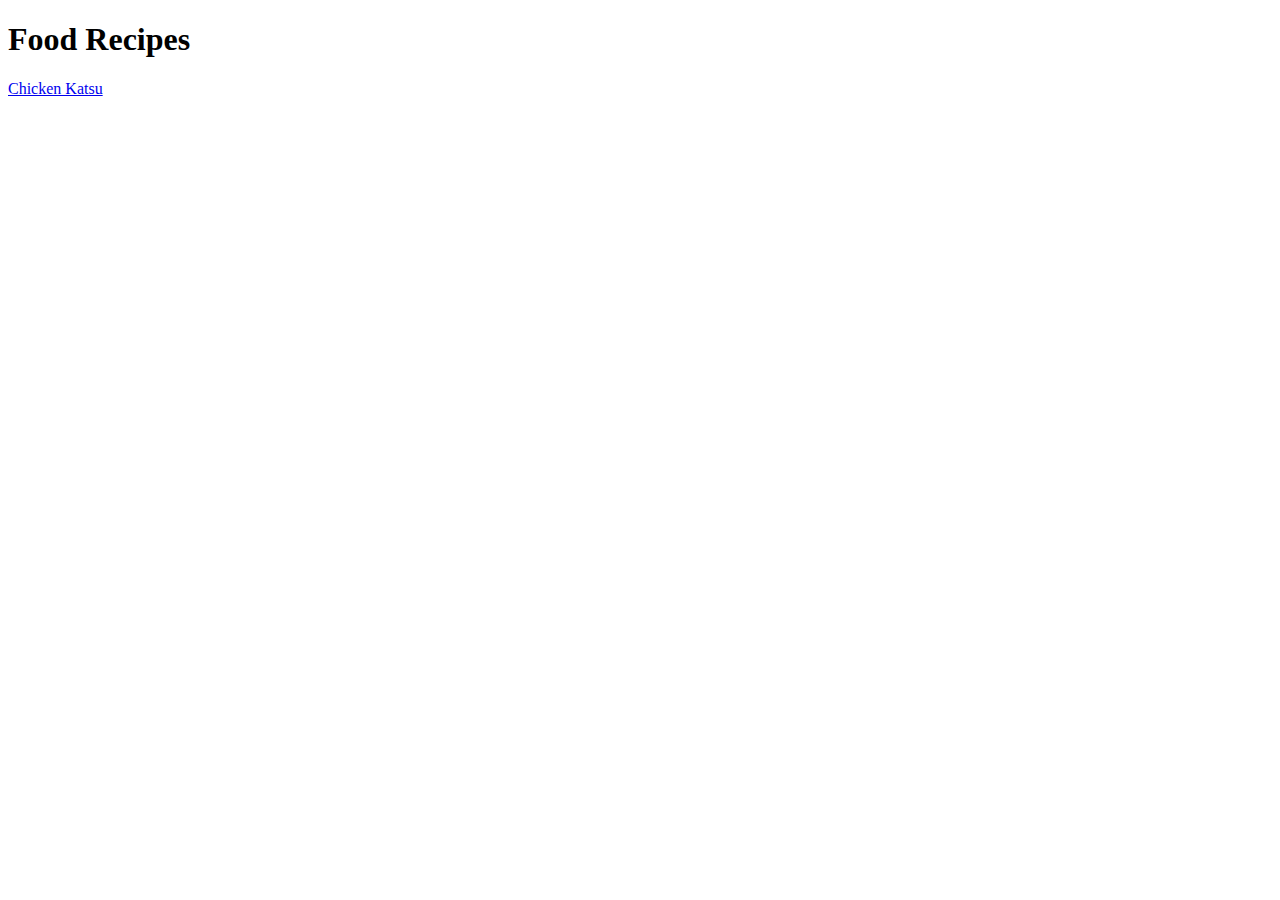
<file: index.html>
<!DOCTYPE html>
<html lang="en">
<head>
    <meta charset="UTF-8">
    <meta http-equiv="X-UA-Compatible" content="IE=edge">
    <meta name="viewport" content="width=device-width, initial-scale=1.0">
    <title>Recipes</title>
</head>
<body>
    <h1>Food Recipes</h1>
    <a href="recipes/katsu.html">Chicken Katsu</a>

</body>
</html>
</file>
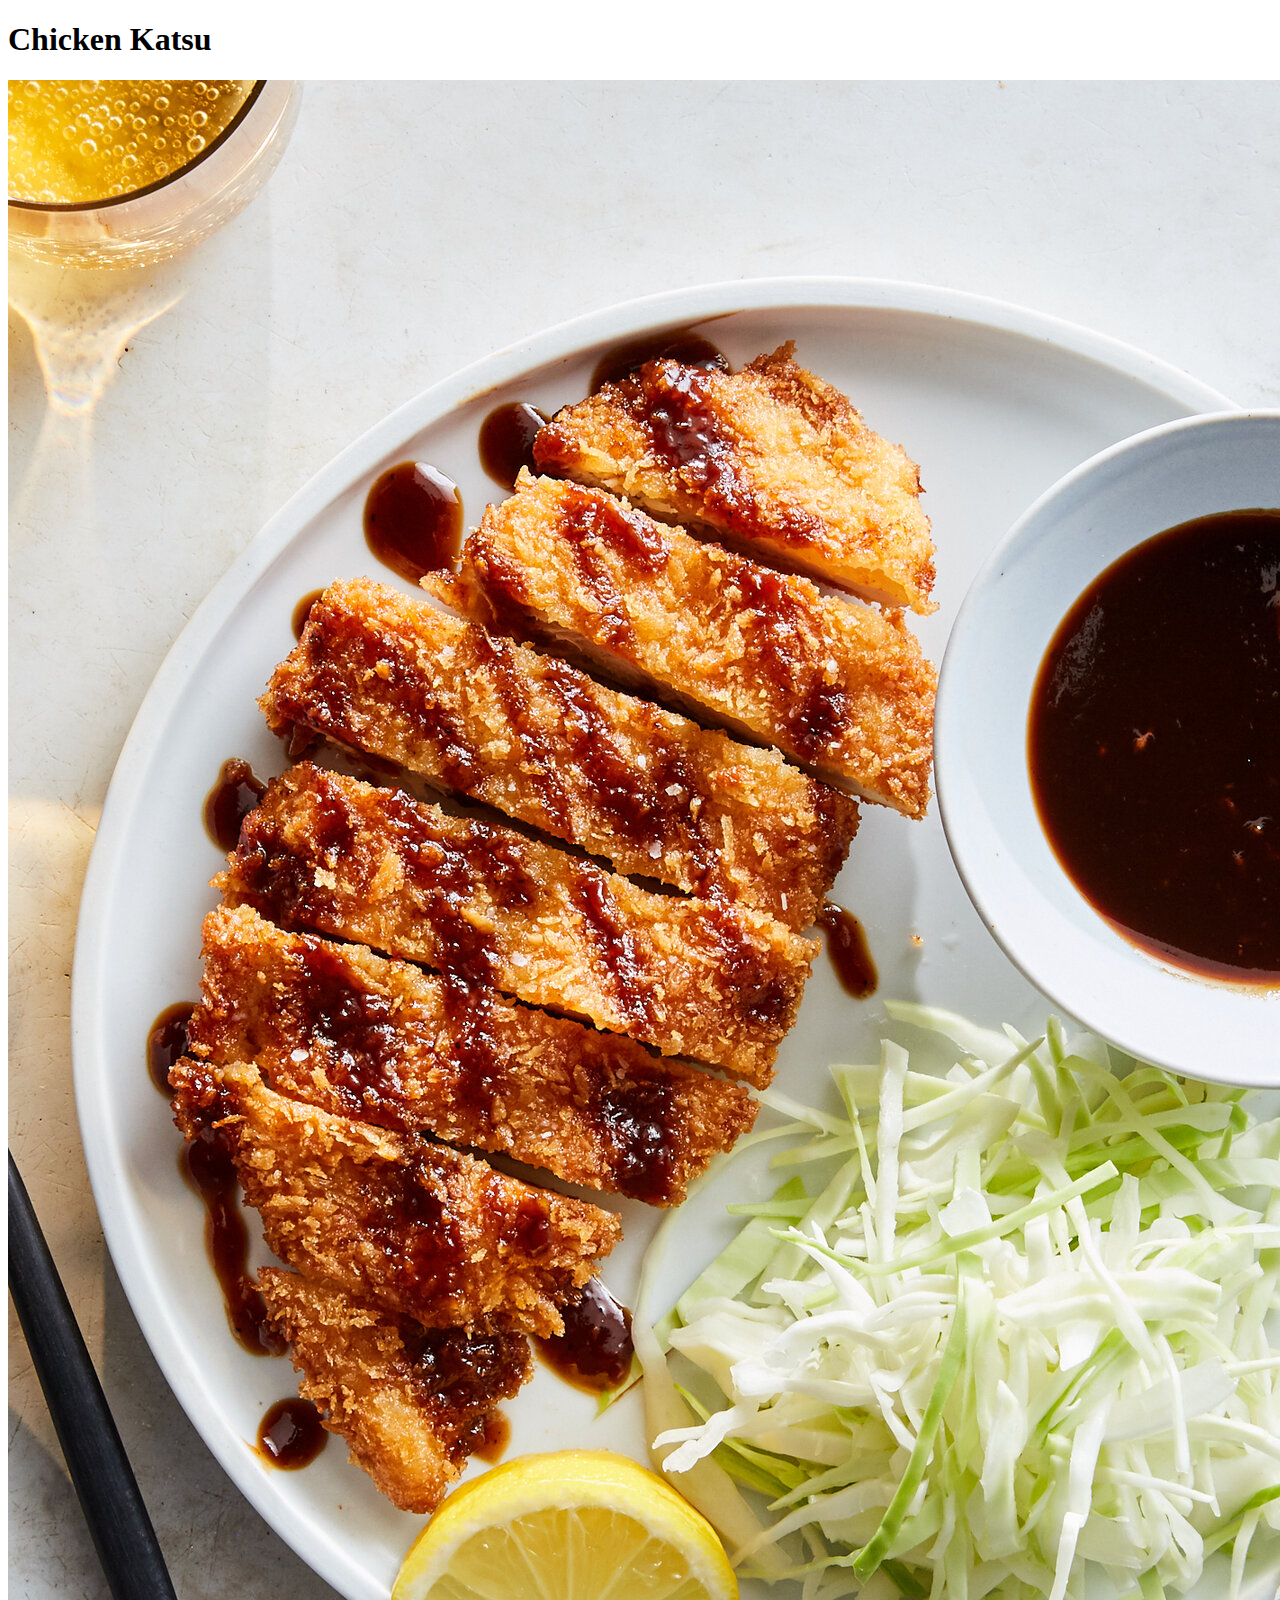
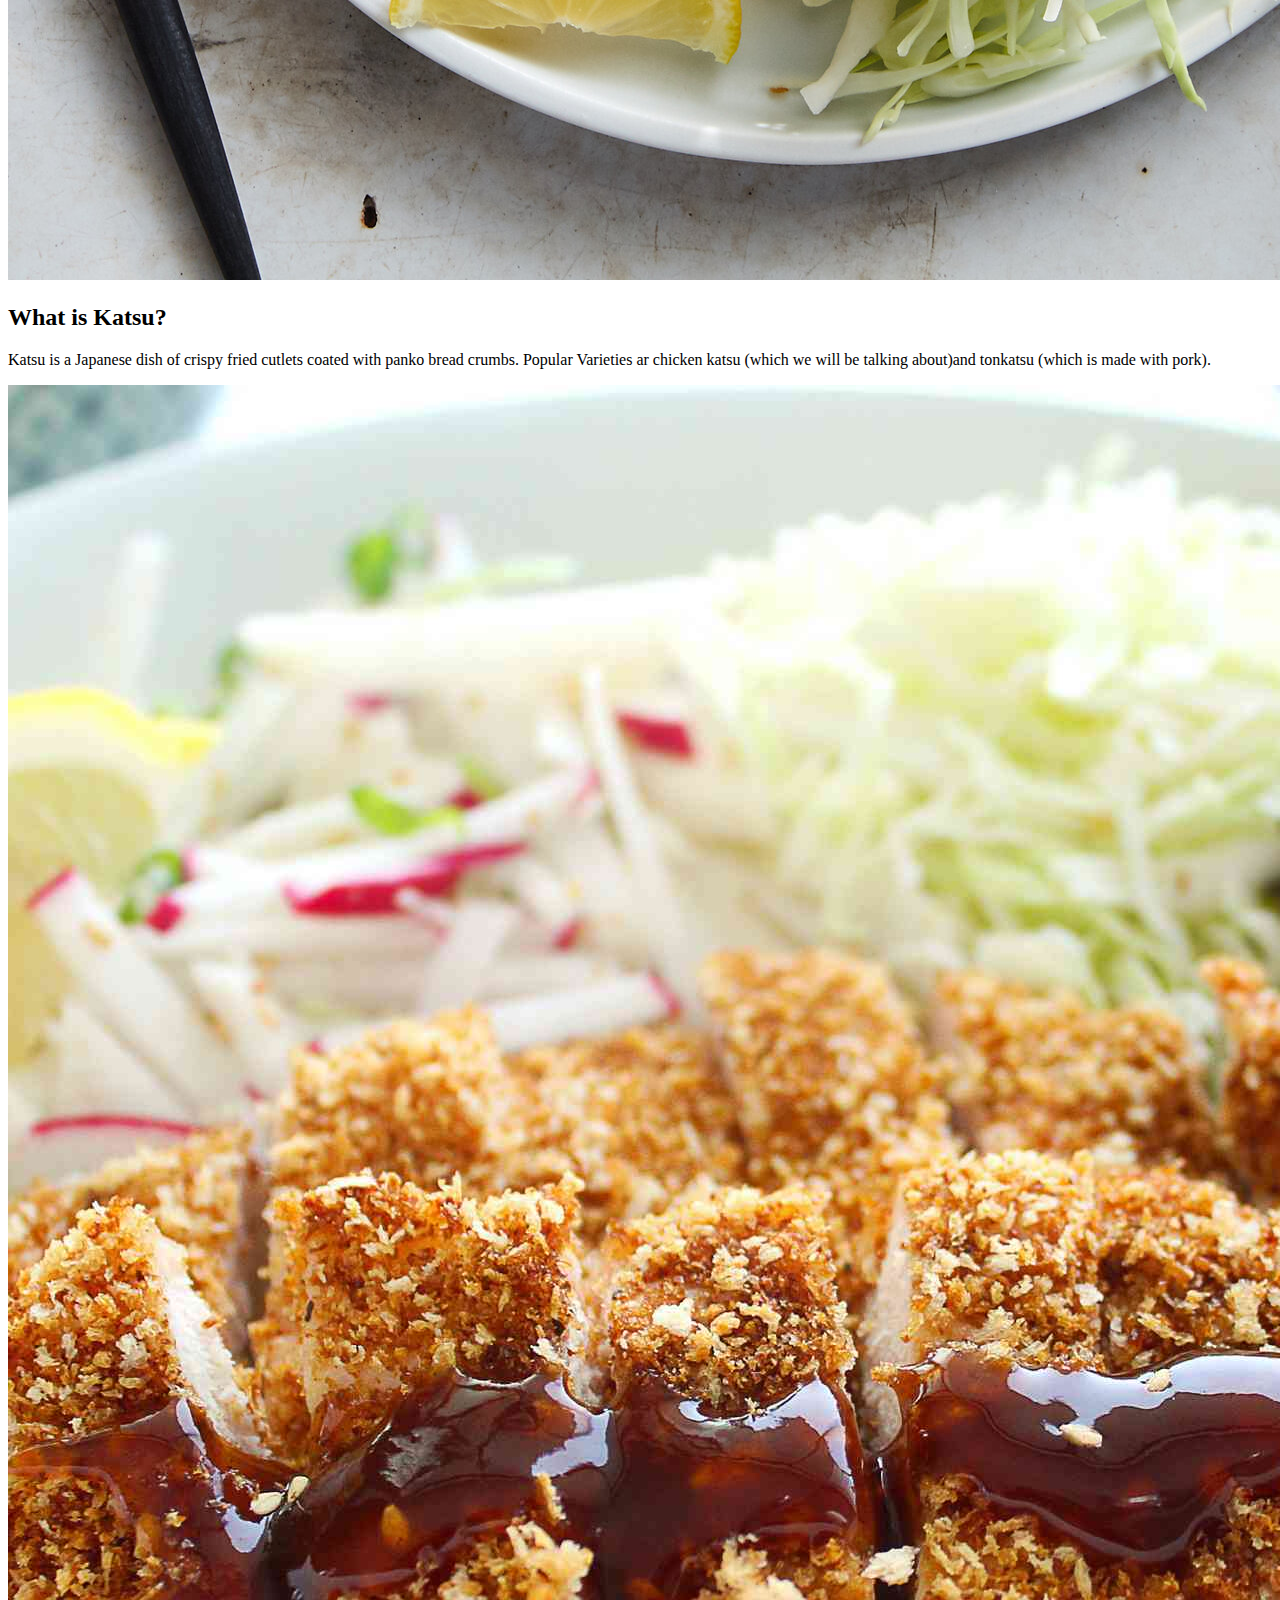
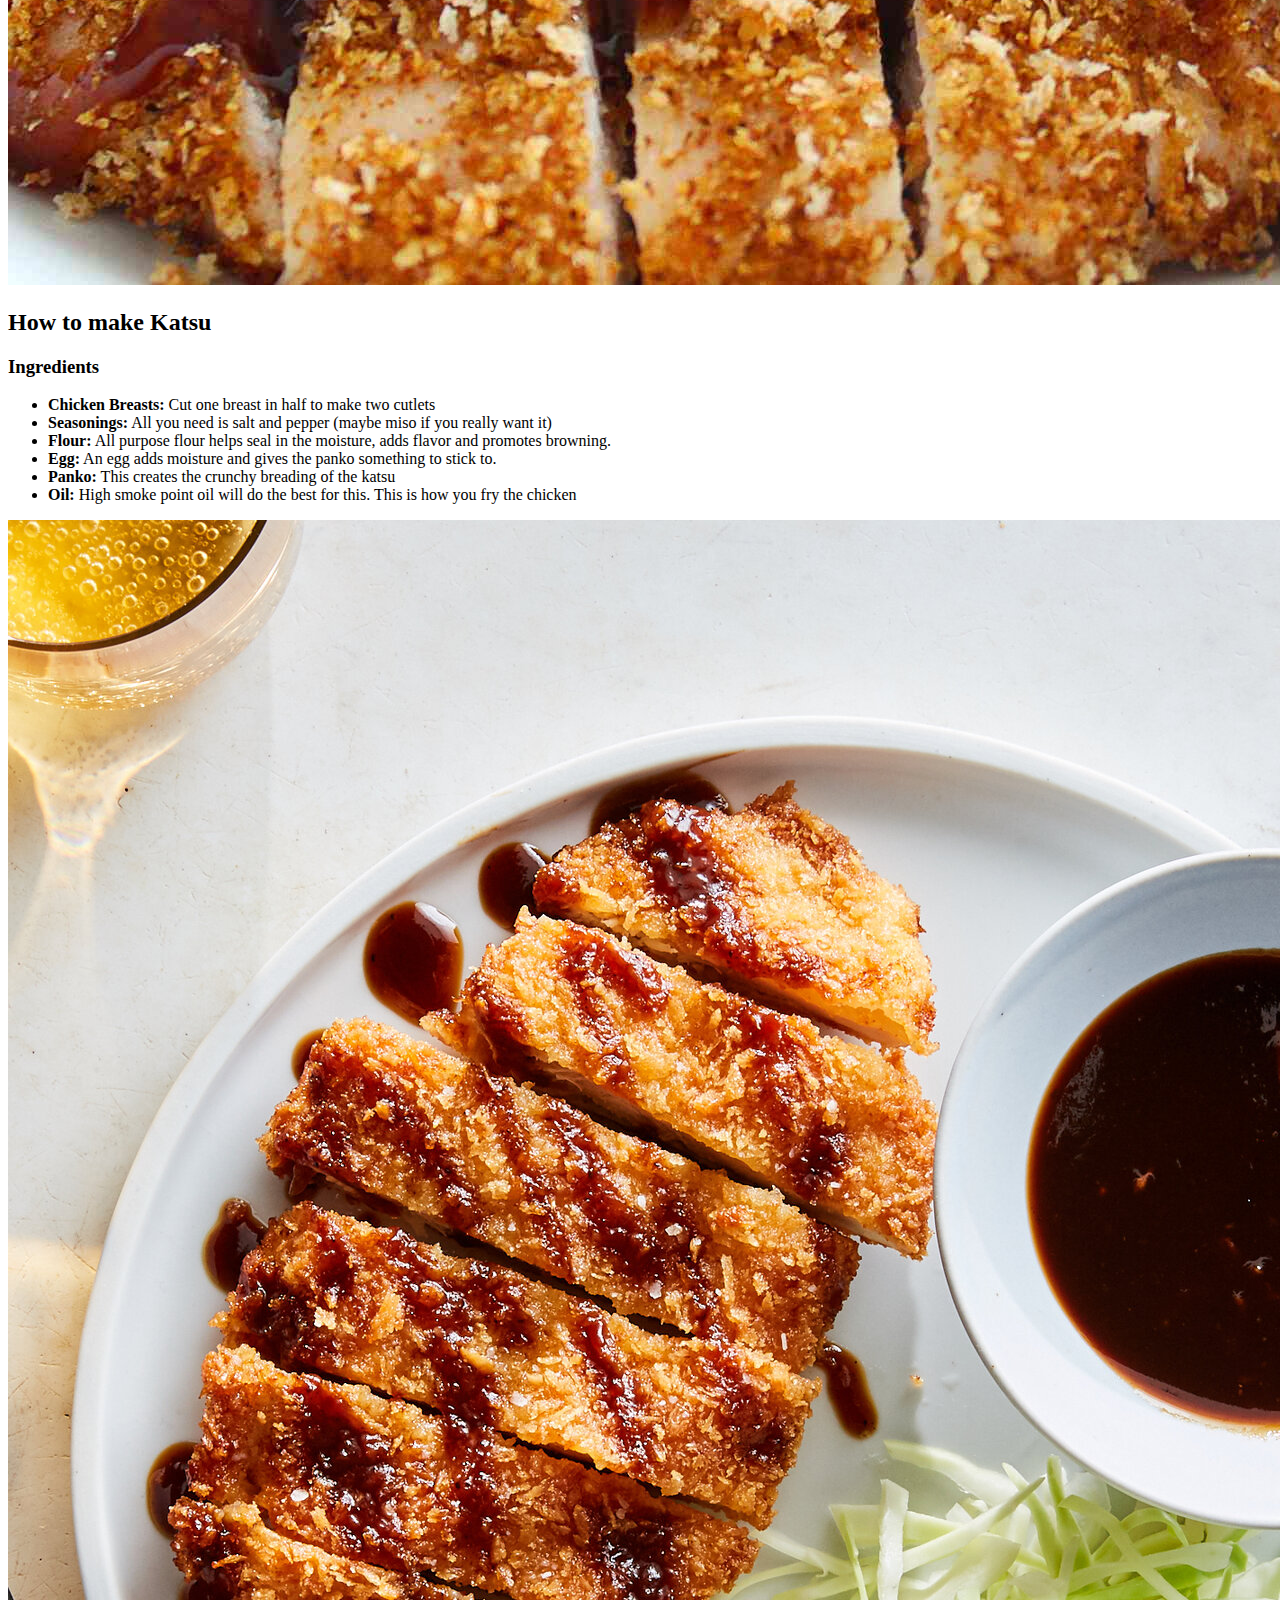
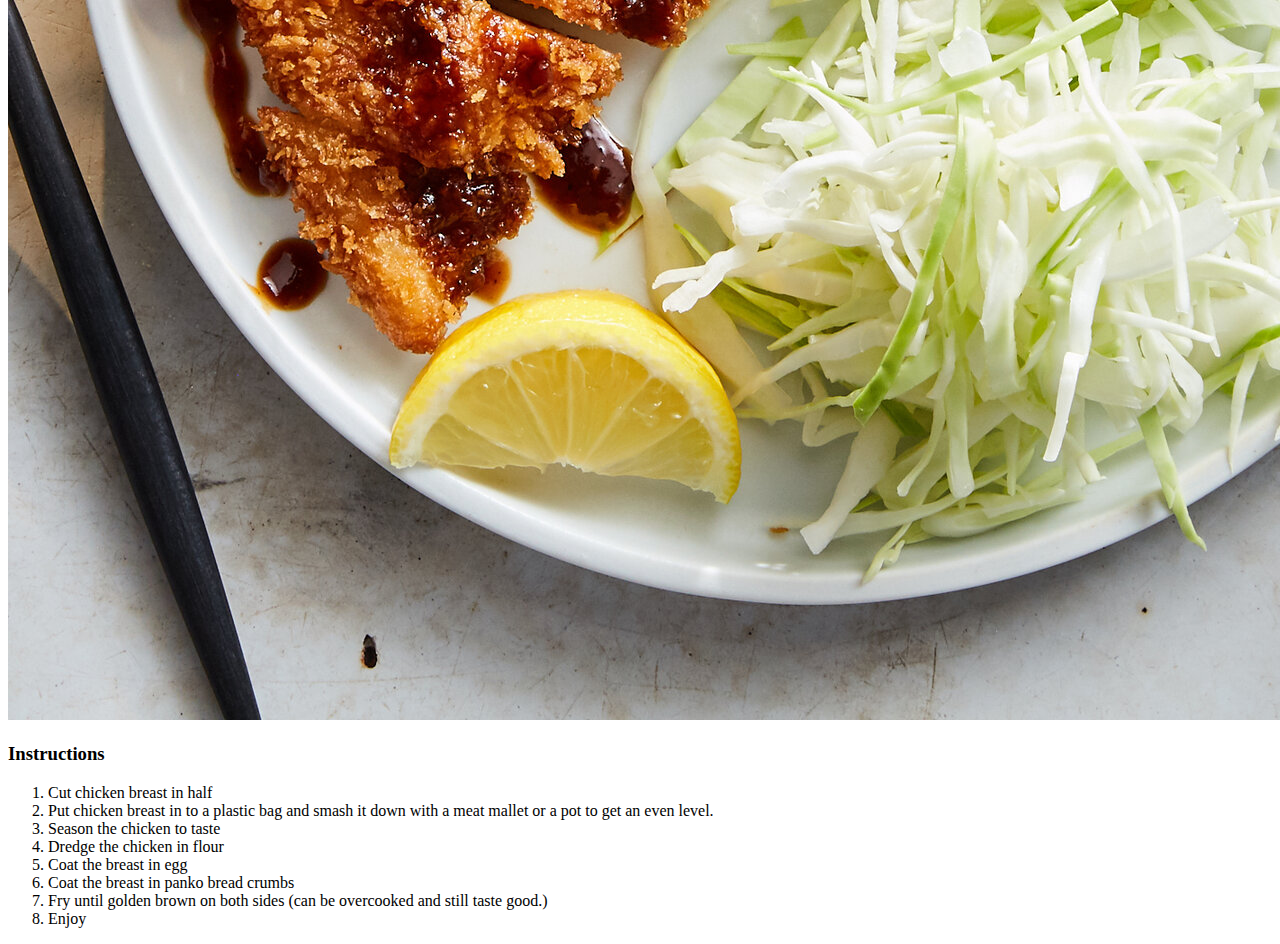
<file: recipes/katsu.html>
<!DOCTYPE html>
<html lang="en">
<head>
    <meta charset="UTF-8">
    <meta http-equiv="X-UA-Compatible" content="IE=edge">
    <meta name="viewport" content="width=device-width, initial-scale=1.0">
    <title>Recipes | Chicken Katsu</title>
</head>
<body>
    <h1>Chicken Katsu</h1>
    
    <img src = "../images/chkatsu.jpg">
    
    <h2><strong>What is Katsu?</strong></h2>
    
    <p>Katsu is a Japanese dish of crispy fried cutlets coated with panko bread crumbs. Popular Varieties ar chicken katsu (which we will be talking about)and tonkatsu (which is made with pork).</p>

    <img src = "../images/chkatsu2.jpeg">

    <h2><strong>How to make Katsu</strong></h2>

    <h3>Ingredients</h3>
        <ul>
            <li><strong>Chicken Breasts:</strong> Cut one breast in half to make two cutlets</li>
            <li><strong>Seasonings:</strong> All you need is salt and pepper (maybe miso if you really want it)</li>
            <li><strong>Flour:</strong> All purpose flour helps seal in the moisture, adds flavor and promotes browning.</li>
            <li><strong>Egg:</strong> An egg adds moisture and gives the panko something to stick to.</li>
            <li><strong>Panko:</strong> This creates the crunchy breading of the katsu</li>
            <li><strong>Oil:</strong> High smoke point oil will do the best for this. This is how you fry the chicken</li>
        </ul>
    
    <img src = "../images/chkatsu.jpg">
   
    <h3>Instructions</h3>
        <ol>
            <li>Cut chicken breast in half</li>
            <li>Put chicken breast in to a plastic bag and smash it down with a meat mallet or a pot to get an even level.</li>
            <li>Season the chicken to taste</li>
            <li>Dredge the chicken in flour</li>
            <li>Coat the breast in egg</li>
            <li>Coat the breast in panko bread crumbs</li>
            <li>Fry until golden brown on both sides (can be overcooked and still taste good.)</li>
            <li>Enjoy</li>
        </ol>
        
</body>
</html>
</file>
